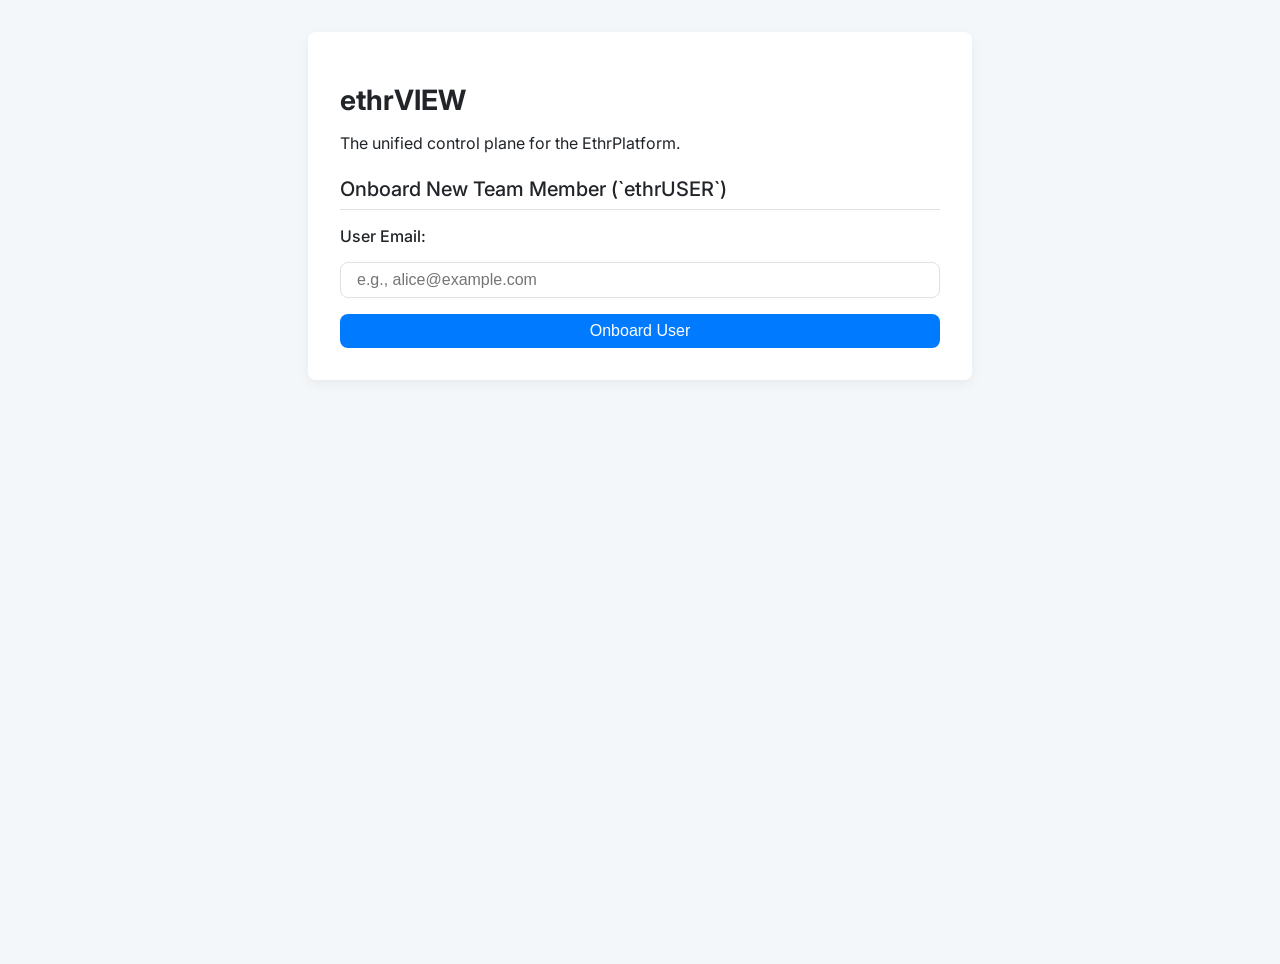
<file: view/index.html>
<!DOCTYPE html>
<html lang="en">
<head>
    <meta charset="UTF-8">
    <meta name="viewport" content="width=device-width, initial-scale=1.0">
    <title>ethrVIEW - Unified Platform</title>
    <link rel="stylesheet" href="style.css">
</head>
<body>
    <div class="container">
        <h1>ethrVIEW</h1>
        <p>The unified control plane for the EthrPlatform.</p>

        <h2>Onboard New Team Member (`ethrUSER`)</h2>
        <form id="onboard-form">
            <label for="email">User Email:</label>
            <input type="email" id="email" name="email" required placeholder="e.g., alice@example.com">
            <button type="submit">Onboard User</button>
        </form>

        <div id="message"></div>
    </div>

    <script>
        const form = document.getElementById('onboard-form');
        const message = document.getElementById('message');

        form.addEventListener('submit', async (e) => {
            e.preventDefault();
            const email = e.target.email.value;

            try {
                const response = await fetch('/api/onboard-user', {
                    method: 'POST',
                    headers: {
                        'Content-Type': 'application/json'
                    },
                    body: JSON.stringify({ email })
                });

                if (!response.ok) {
                    throw new Error('Onboarding request failed.');
                }

                const data = await response.json();
                message.textContent = data.message;
                message.style.backgroundColor = 'var(--brand-success)';
            } catch (error) {
                message.textContent = error.message;
                message.style.backgroundColor = 'var(--brand-danger)';
            } finally {
                message.classList.add('visible');
                setTimeout(() => {
                    message.classList.remove('visible');
                }, 5000); // Hide after 5 seconds
            }
        });
    </script>
</body>
</html>
</file>
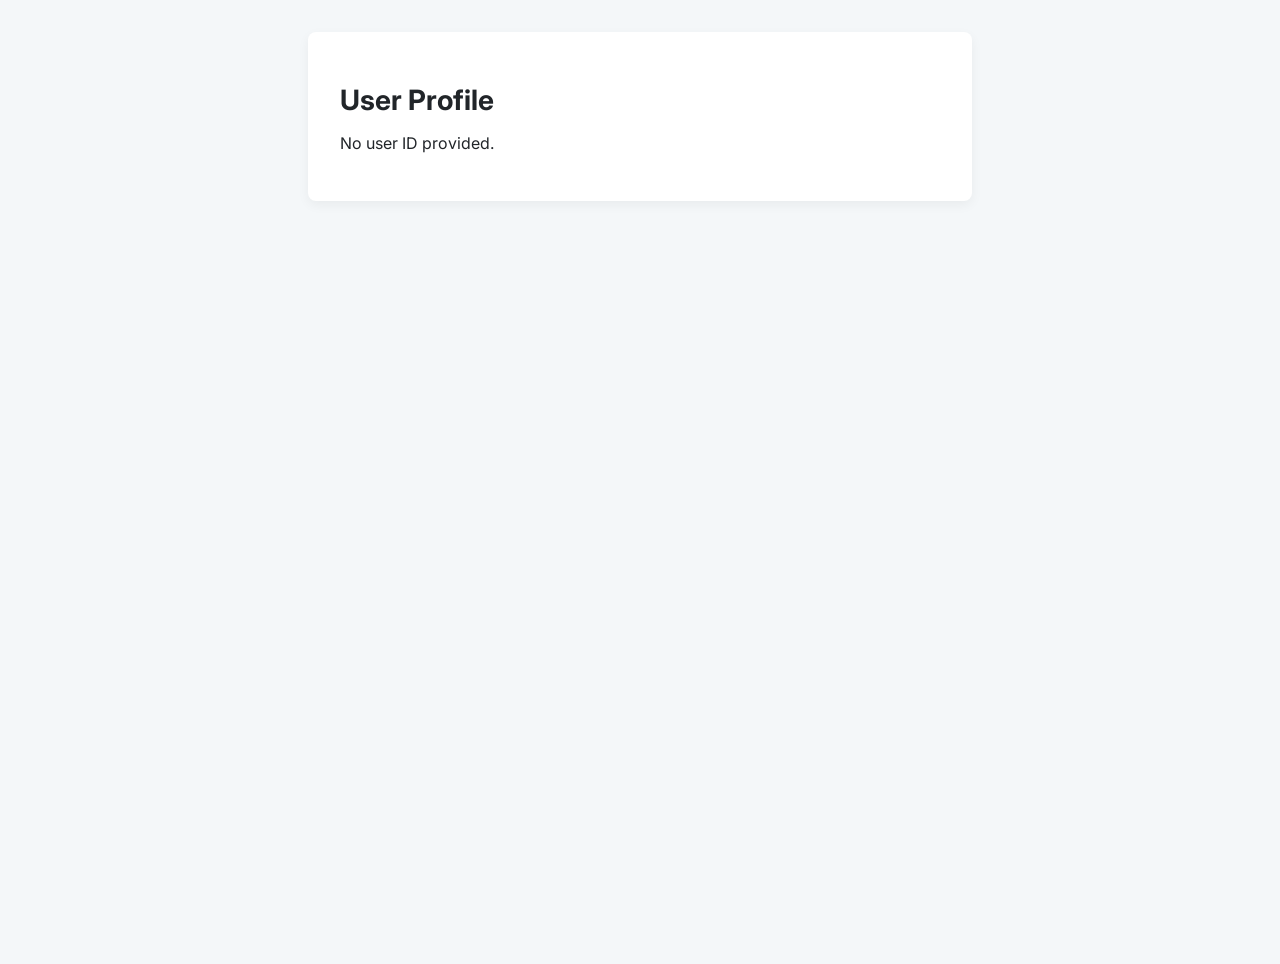
<file: view/profile.html>
<!DOCTYPE html>
<html lang="en">
<head>
    <meta charset="UTF-8">
    <meta name="viewport" content="width=device-width, initial-scale=1.0">
    <title>ethrVIEW - User Profile</title>
    <link rel="stylesheet" href="style.css">
</head>
<body>
    <div class="container">
        <h1>User Profile</h1>
        <div id="profile-data"></div>
    </div>

    <script>
        const profileData = document.getElementById('profile-data');

        async function fetchUserProfile() {
            const userId = new URLSearchParams(window.location.search).get('user_id');
            if (!userId) {
                profileData.innerHTML = '<p>No user ID provided.</p>';
                return;
            }

            try {
                const response = await fetch(`/api/user/${userId}`);
                if (!response.ok) {
                    throw new Error('Failed to fetch user profile.');
                }
                const data = await response.json();

                let html = '<h2>Zitadel</h2>';
                html += `<pre>${JSON.stringify(data.zitadel_user, null, 2)}</pre>`;

                html += '<h2>NetBird</h2>';
                html += `<pre>${JSON.stringify(data.netbird_peers, null, 2)}</pre>`;

                html += '<h2>Nextcloud</h2>';
                html += `<pre>${JSON.stringify(data.nextcloud_user, null, 2)}</pre>`;

                profileData.innerHTML = html;
            } catch (error) {
                profileData.innerHTML = `<p>${error.message}</p>`;
            }
        }

        fetchUserProfile();
    </script>
</body>
</html>
</file>
<file: view/style.css>
@import url('https://fonts.googleapis.com/css2?family=Inter:wght@400;500;700&display=swap');

:root {
    /* Color Palette - Digital Sentinel */
    --brand-primary: #007BFF; /* Azure Blue */
    --brand-primary-hover: #0056b3;
    --brand-background: #F4F7F9; /* Clean Slate */
    --brand-text: #212529; /* Near Black */
    --brand-success: #28A745; /* Emerald Green */
    --brand-danger: #DC3545; /* Crimson Red */
    --brand-surface: #FFFFFF;
    --brand-border: #DEE2E6;

    /* Typography */
    --font-primary: 'Inter', sans-serif;
    --font-size-base: 16px;
    --font-weight-normal: 400;
    --font-weight-medium: 500;
    --font-weight-bold: 700;

    /* Spacing */
    --spacing-xs: 4px;
    --spacing-sm: 8px;
    --spacing-md: 16px;
    --spacing-lg: 24px;
    --spacing-xl: 32px;

    /* Border Radius */
    --border-radius-sm: 4px;
    --border-radius-md: 8px;
}

body {
    font-family: var(--font-primary);
    font-size: var(--font-size-base);
    color: var(--brand-text);
    background-color: var(--brand-background);
    margin: 0;
    padding: var(--spacing-xl);
    display: flex;
    justify-content: center;
    align-items: flex-start;
    min-height: 100vh;
}

.container {
    width: 100%;
    max-width: 600px;
    background-color: var(--brand-surface);
    padding: var(--spacing-xl);
    border-radius: var(--border-radius-md);
    box-shadow: 0 4px 12px rgba(0, 0, 0, 0.05);
}

h1 {
    font-weight: var(--font-weight-bold);
    font-size: 1.75rem;
    margin-bottom: var(--spacing-sm);
}

h2 {
    font-weight: var(--font-weight-medium);
    font-size: 1.25rem;
    margin-top: var(--spacing-lg);
    margin-bottom: var(--spacing-md);
    padding-bottom: var(--spacing-sm);
    border-bottom: 1px solid var(--brand-border);
}

form {
    display: flex;
    flex-direction: column;
    gap: var(--spacing-md);
}

label {
    font-weight: var(--font-weight-medium);
}

input[type="email"] {
    padding: var(--spacing-sm) var(--spacing-md);
    border: 1px solid var(--brand-border);
    border-radius: var(--border-radius-md);
    font-size: var(--font-size-base);
    transition: border-color 0.2s, box-shadow 0.2s;
}

input[type="email"]:focus {
    outline: none;
    border-color: var(--brand-primary);
    box-shadow: 0 0 0 3px rgba(0, 123, 255, 0.2);
}

button {
    padding: var(--spacing-sm) var(--spacing-md);
    border: none;
    border-radius: var(--border-radius-md);
    font-size: var(--font-size-base);
    font-weight: var(--font-weight-medium);
    color: white;
    background-color: var(--brand-primary);
    cursor: pointer;
    transition: background-color 0.2s;
}

button:hover {
    background-color: var(--brand-primary-hover);
}

#message {
    margin-top: var(--spacing-md);
    padding: var(--spacing-md);
    border-radius: var(--border-radius-md);
    background-color: var(--brand-success);
    color: white;
    text-align: center;
    display: none; /* Hidden by default */
}

#message.visible {
    display: block;
}
</file>
